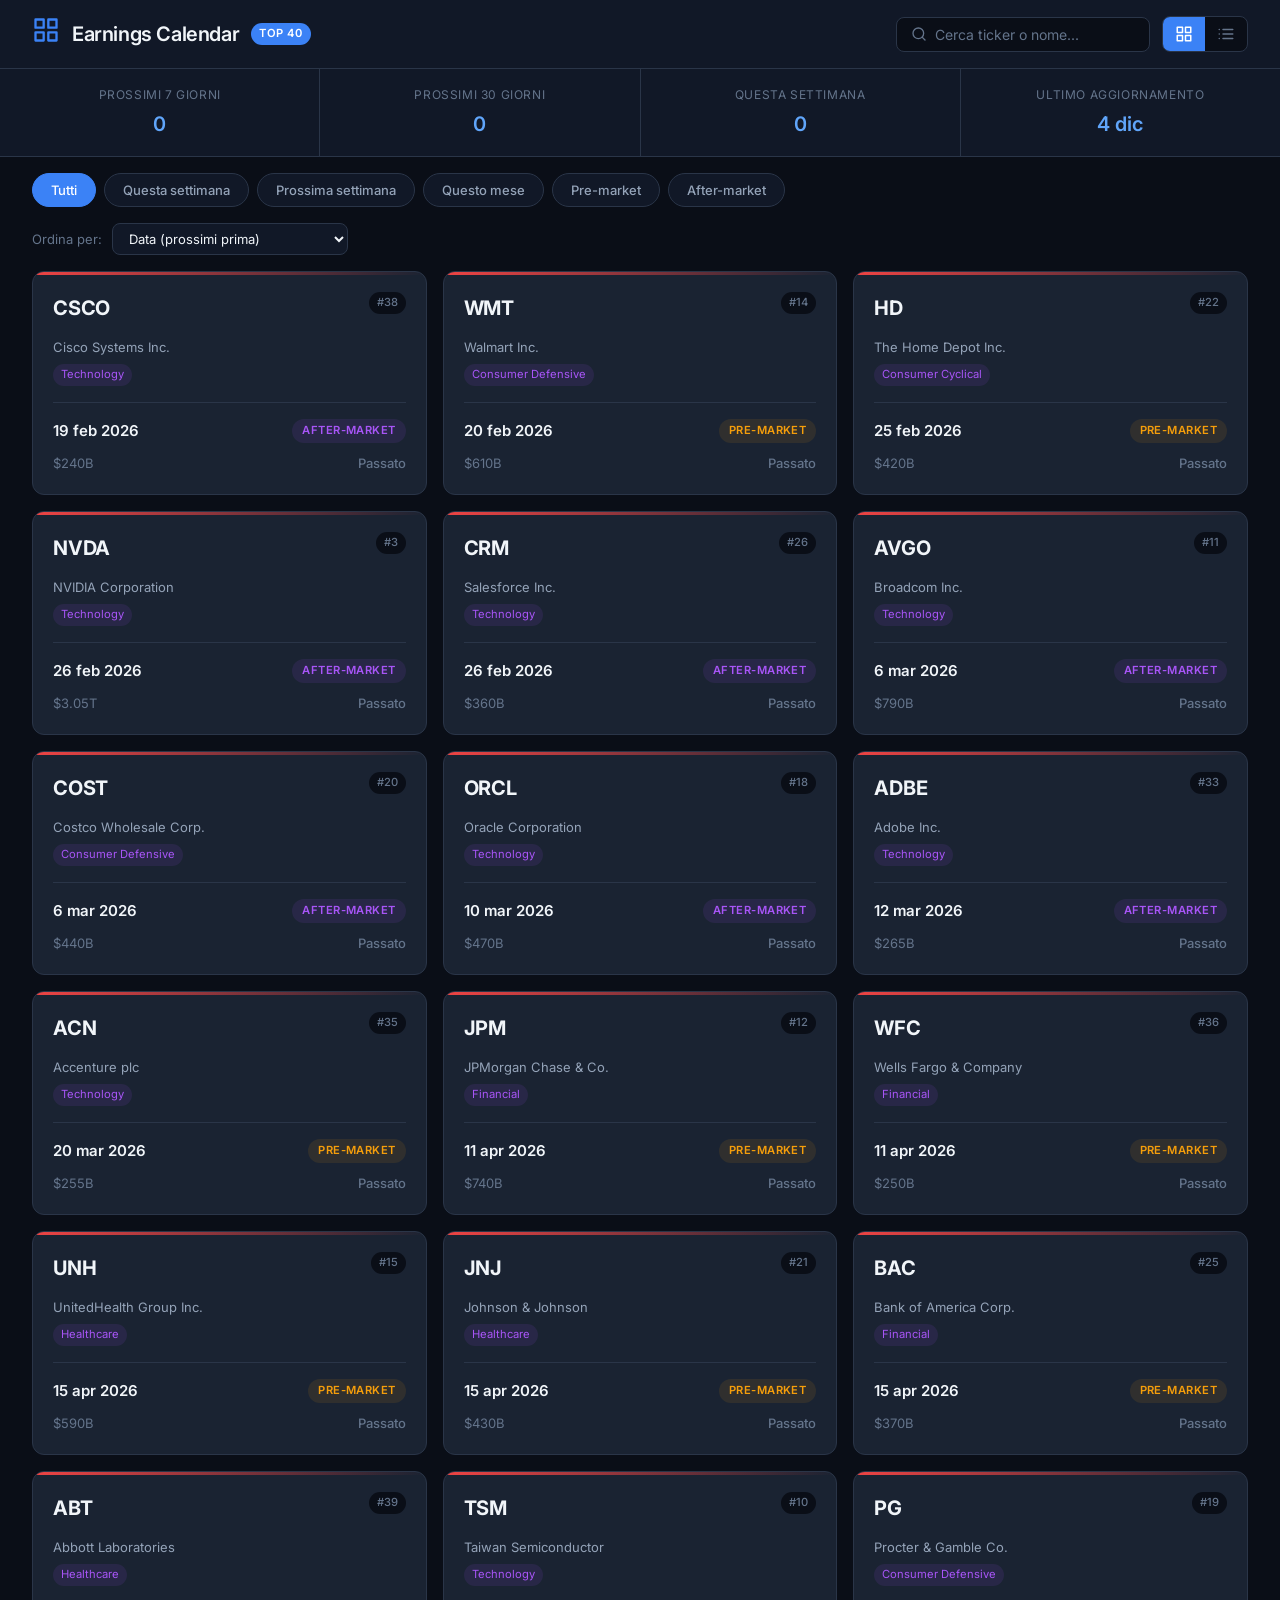
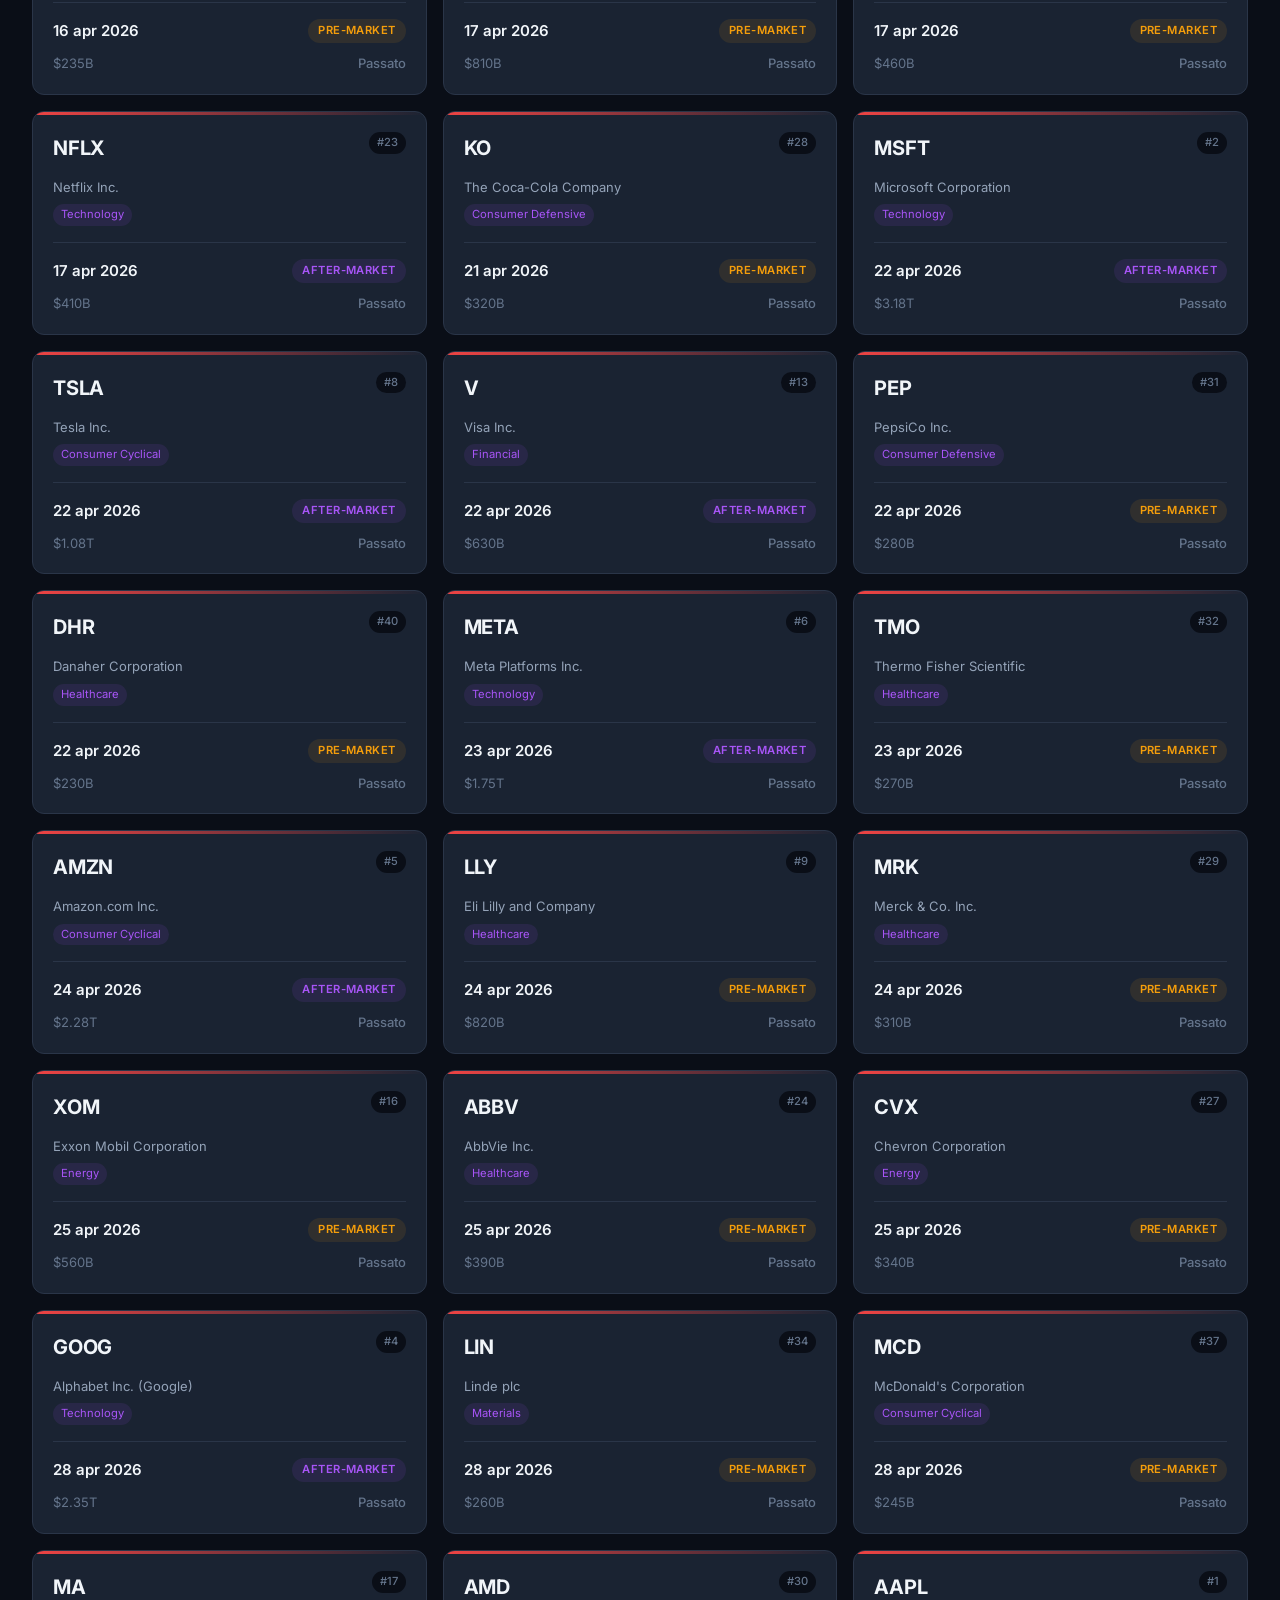
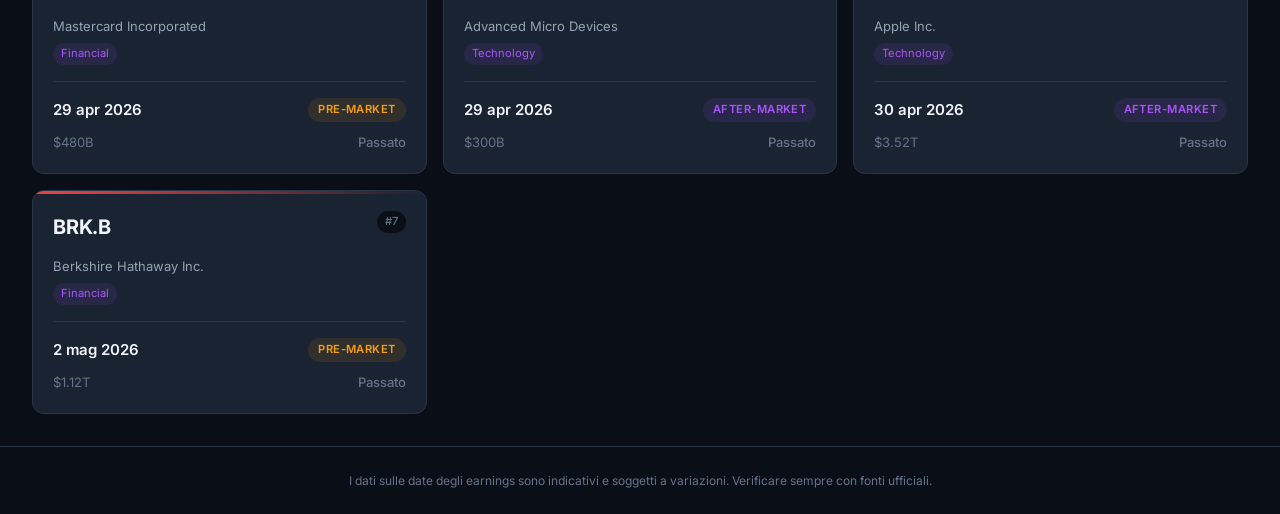
<file: earnings-tracker/index.html>
<!DOCTYPE html>
<html lang="it">
<head>
    <meta charset="UTF-8">
    <meta name="viewport" content="width=device-width, initial-scale=1.0">
    <title>Earnings Calendar - Top 40 Stocks</title>
    <link rel="preconnect" href="https://fonts.googleapis.com">
    <link rel="preconnect" href="https://fonts.gstatic.com" crossorigin>
    <link href="https://fonts.googleapis.com/css2?family=Inter:wght@300;400;500;600;700&display=swap" rel="stylesheet">
    <link rel="stylesheet" href="style.css">
</head>
<body>
    <div class="app">
        <!-- Header -->
        <header class="header">
            <div class="header-left">
                <div class="logo">
                    <svg width="28" height="28" viewBox="0 0 24 24" fill="none" stroke="currentColor" stroke-width="2" stroke-linecap="round" stroke-linejoin="round">
                        <rect x="3" y="3" width="7" height="7"></rect>
                        <rect x="14" y="3" width="7" height="7"></rect>
                        <rect x="3" y="14" width="7" height="7"></rect>
                        <rect x="14" y="14" width="7" height="7"></rect>
                    </svg>
                </div>
                <h1>Earnings Calendar</h1>
                <span class="badge">Top 40</span>
            </div>
            <div class="header-right">
                <div class="search-box">
                    <svg width="16" height="16" viewBox="0 0 24 24" fill="none" stroke="currentColor" stroke-width="2" stroke-linecap="round" stroke-linejoin="round">
                        <circle cx="11" cy="11" r="8"></circle>
                        <line x1="21" y1="21" x2="16.65" y2="16.65"></line>
                    </svg>
                    <input type="text" id="searchInput" placeholder="Cerca ticker o nome...">
                </div>
                <div class="view-toggle">
                    <button id="btnGrid" class="view-btn active" title="Vista griglia">
                        <svg width="18" height="18" viewBox="0 0 24 24" fill="none" stroke="currentColor" stroke-width="2" stroke-linecap="round" stroke-linejoin="round">
                            <rect x="3" y="3" width="7" height="7"></rect>
                            <rect x="14" y="3" width="7" height="7"></rect>
                            <rect x="3" y="14" width="7" height="7"></rect>
                            <rect x="14" y="14" width="7" height="7"></rect>
                        </svg>
                    </button>
                    <button id="btnList" class="view-btn" title="Vista lista">
                        <svg width="18" height="18" viewBox="0 0 24 24" fill="none" stroke="currentColor" stroke-width="2" stroke-linecap="round" stroke-linejoin="round">
                            <line x1="8" y1="6" x2="21" y2="6"></line>
                            <line x1="8" y1="12" x2="21" y2="12"></line>
                            <line x1="8" y1="18" x2="21" y2="18"></line>
                            <line x1="3" y1="6" x2="3.01" y2="6"></line>
                            <line x1="3" y1="12" x2="3.01" y2="12"></line>
                            <line x1="3" y1="18" x2="3.01" y2="18"></line>
                        </svg>
                    </button>
                </div>
            </div>
        </header>

        <!-- Stats bar -->
        <div class="stats-bar">
            <div class="stat">
                <span class="stat-label">Prossimi 7 giorni</span>
                <span class="stat-value" id="next7days">-</span>
            </div>
            <div class="stat">
                <span class="stat-label">Prossimi 30 giorni</span>
                <span class="stat-value" id="next30days">-</span>
            </div>
            <div class="stat">
                <span class="stat-label">Questa settimana</span>
                <span class="stat-value" id="thisWeek">-</span>
            </div>
            <div class="stat">
                <span class="stat-label">Ultimo aggiornamento</span>
                <span class="stat-value" id="lastUpdate">-</span>
            </div>
        </div>

        <!-- Filters -->
        <div class="filters">
            <button class="filter-btn active" data-filter="all">Tutti</button>
            <button class="filter-btn" data-filter="thisWeek">Questa settimana</button>
            <button class="filter-btn" data-filter="nextWeek">Prossima settimana</button>
            <button class="filter-btn" data-filter="thisMonth">Questo mese</button>
            <button class="filter-btn" data-filter="bmo">Pre-market</button>
            <button class="filter-btn" data-filter="amc">After-market</button>
        </div>

        <!-- Sort controls -->
        <div class="sort-controls">
            <span class="sort-label">Ordina per:</span>
            <select id="sortSelect">
                <option value="date-asc">Data (prossimi prima)</option>
                <option value="date-desc">Data (ultimi prima)</option>
                <option value="cap-desc">Cap. di mercato (decrescente)</option>
                <option value="cap-asc">Cap. di mercato (crescente)</option>
                <option value="name-asc">Nome (A-Z)</option>
            </select>
        </div>

        <!-- Loading state -->
        <div id="loading" class="loading">
            <div class="spinner"></div>
            <p>Caricamento dati earnings...</p>
        </div>

        <!-- Error state -->
        <div id="error" class="error-state" style="display:none">
            <svg width="48" height="48" viewBox="0 0 24 24" fill="none" stroke="currentColor" stroke-width="1.5" stroke-linecap="round" stroke-linejoin="round">
                <circle cx="12" cy="12" r="10"></circle>
                <line x1="12" y1="8" x2="12" y2="12"></line>
                <line x1="12" y1="16" x2="12.01" y2="16"></line>
            </svg>
            <p id="errorMsg">Errore nel caricamento dei dati</p>
            <button onclick="location.reload()" class="retry-btn">Riprova</button>
        </div>

        <!-- Grid view -->
        <div id="gridView" class="grid-view" style="display:none"></div>

        <!-- List view -->
        <div id="listView" class="list-view" style="display:none">
            <table>
                <thead>
                    <tr>
                        <th>#</th>
                        <th>Ticker</th>
                        <th>Azienda</th>
                        <th>Settore</th>
                        <th>Cap. Mercato</th>
                        <th>Data Earnings</th>
                        <th>Orario</th>
                        <th>Countdown</th>
                    </tr>
                </thead>
                <tbody id="listBody"></tbody>
            </table>
        </div>
    </div>

    <footer class="footer">
        <p>I dati sulle date degli earnings sono indicativi e soggetti a variazioni. Verificare sempre con fonti ufficiali.</p>
    </footer>

    <script src="app.js"></script>
</body>
</html>
</file>
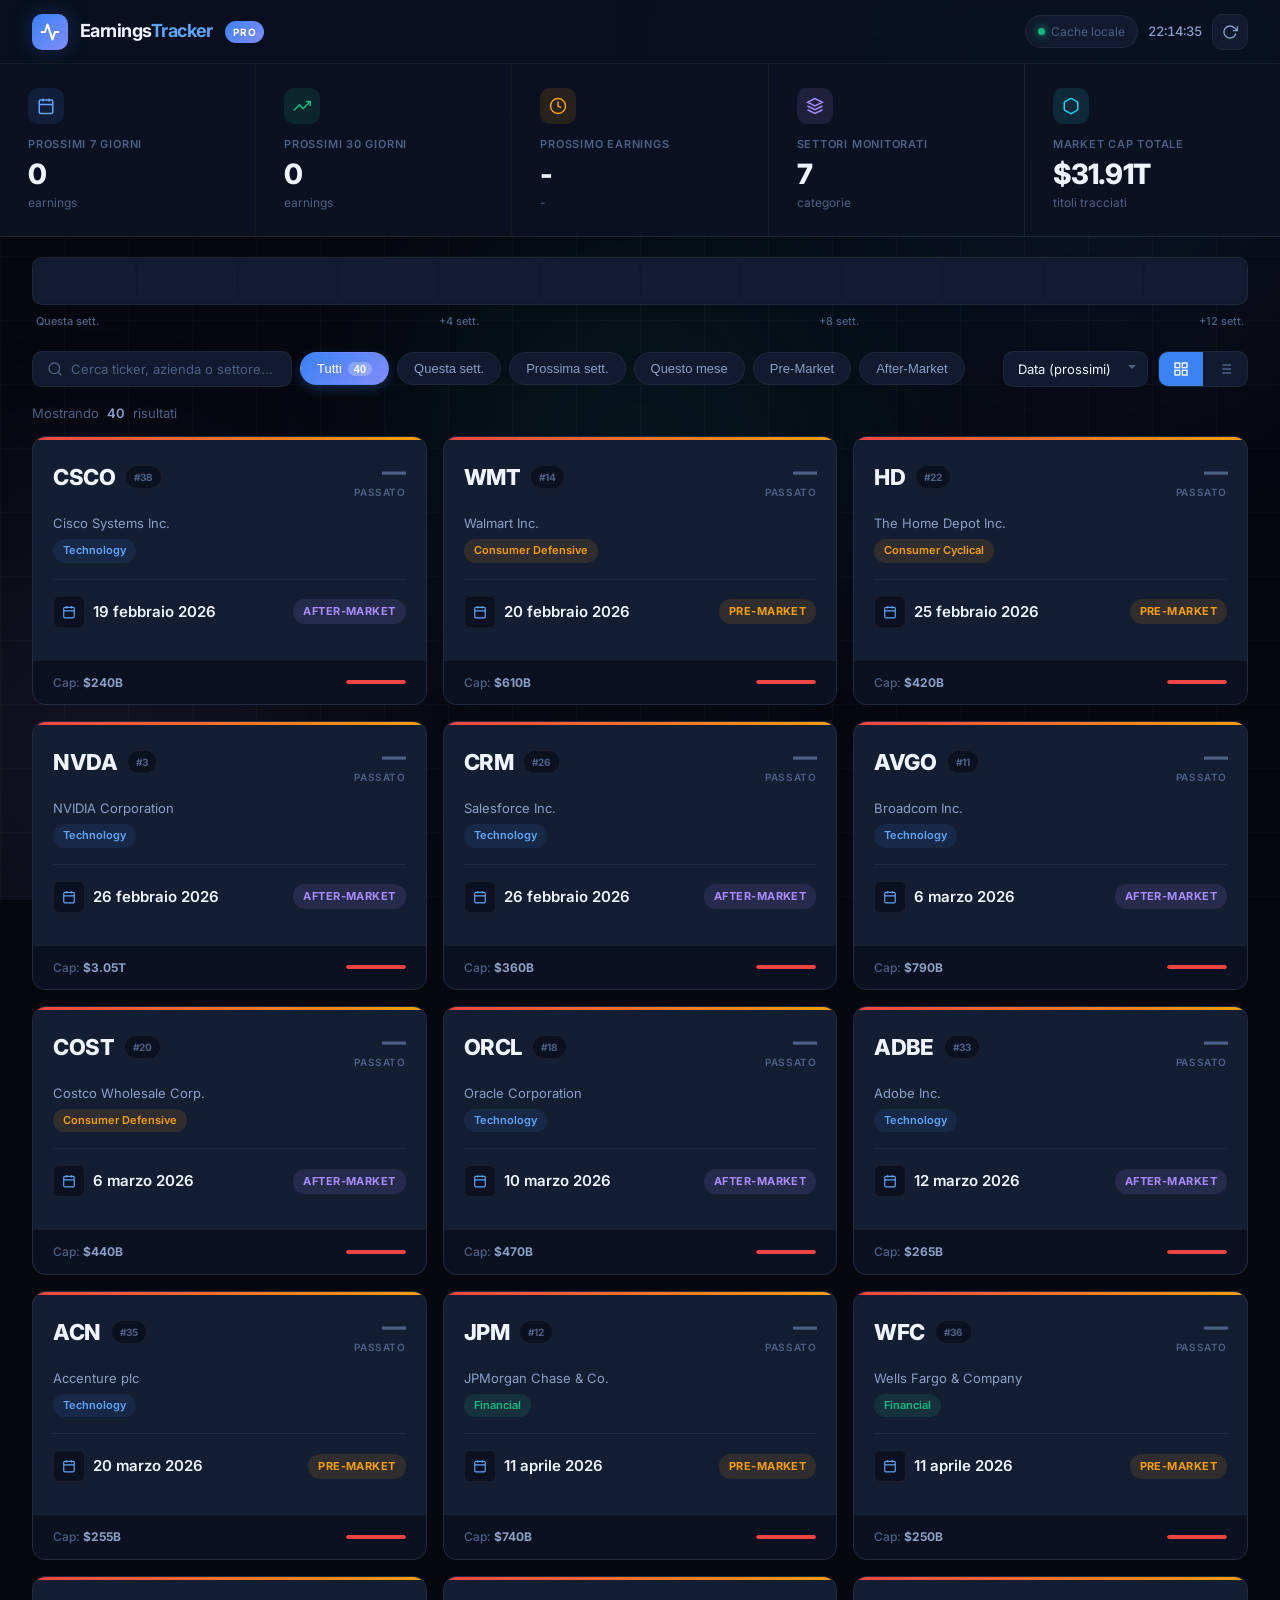
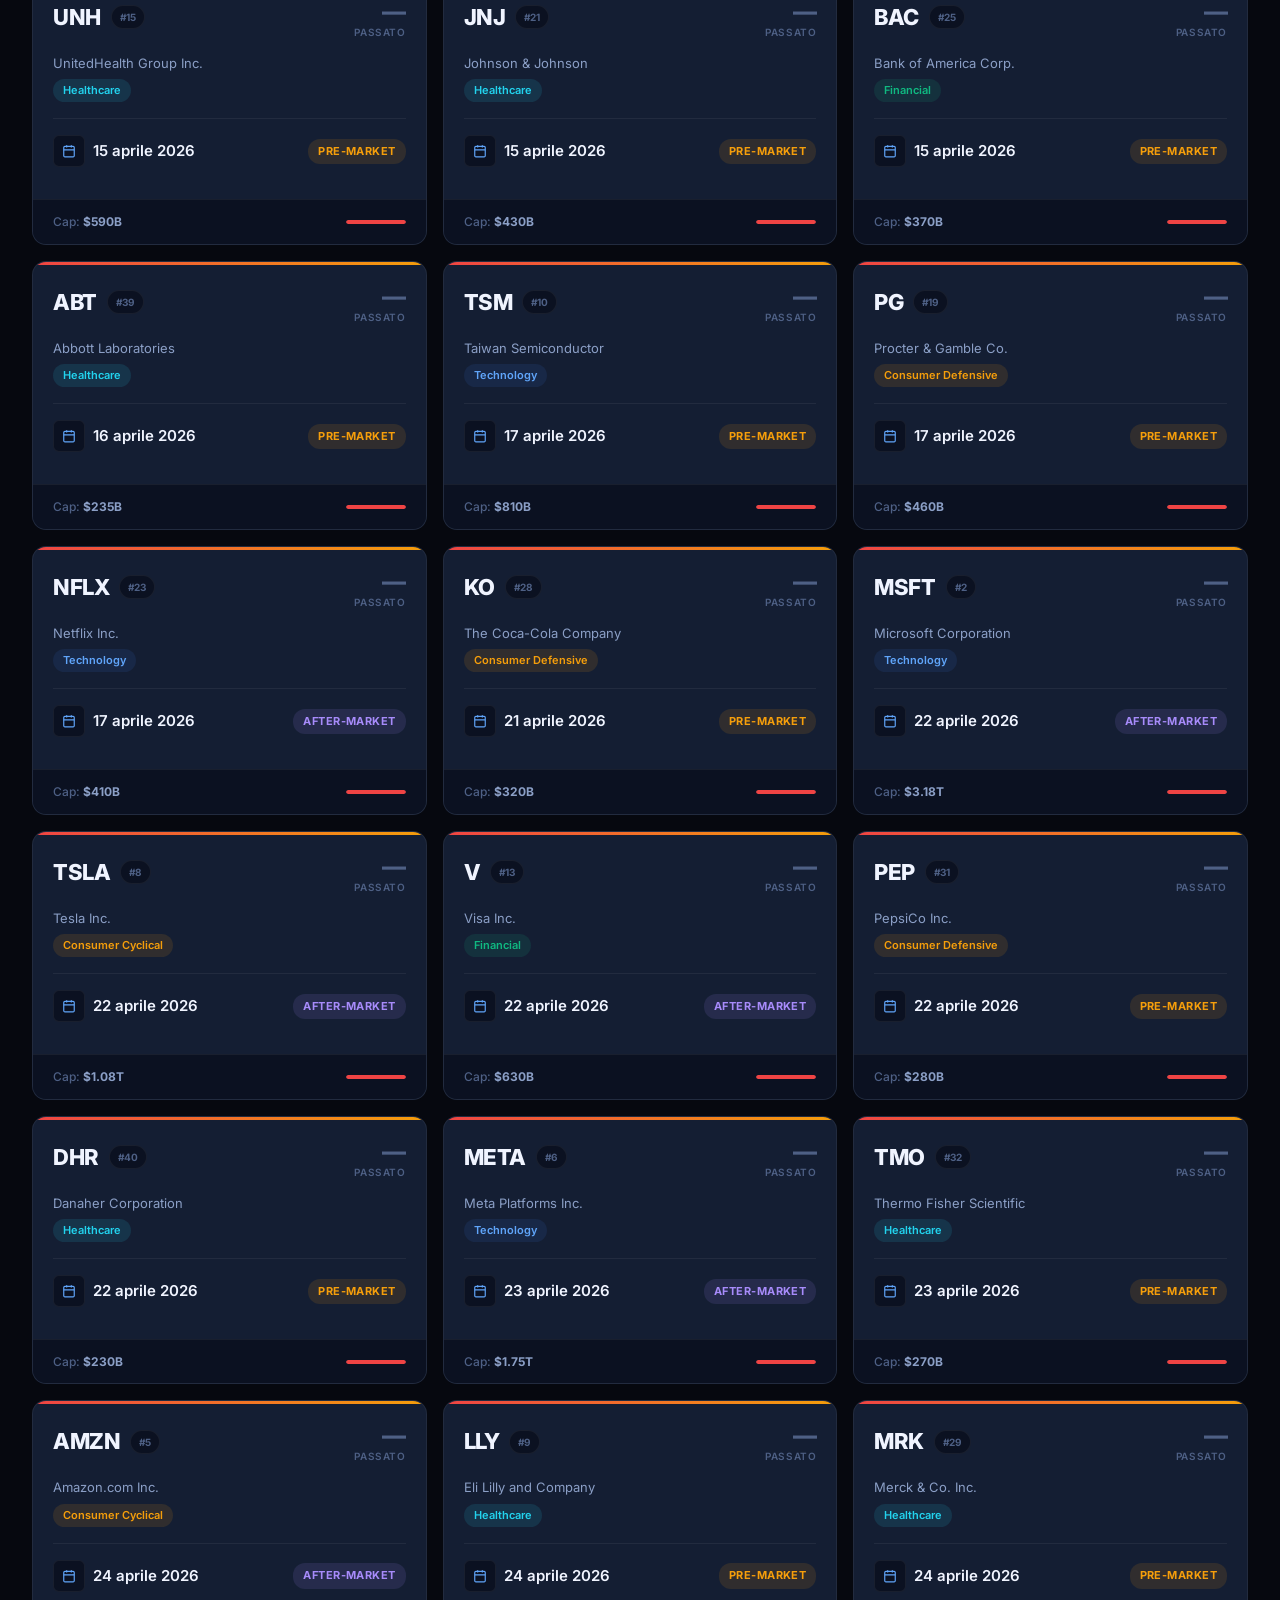
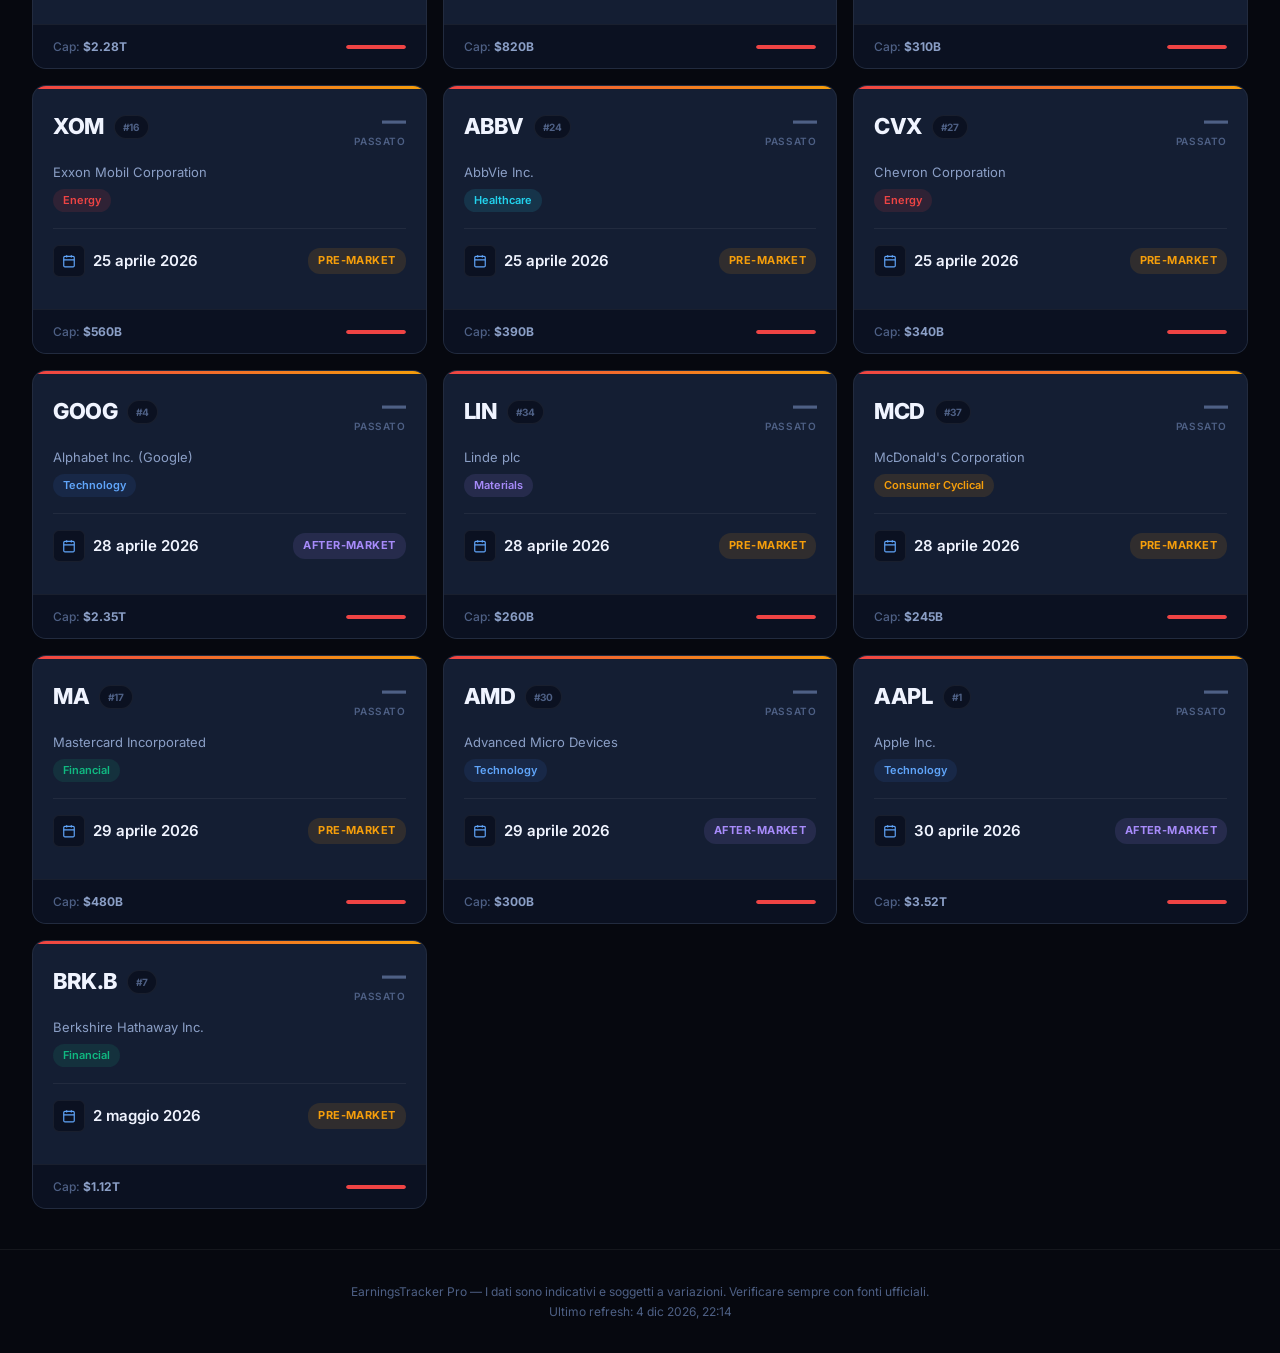
<file: earnings.html>
<!DOCTYPE html>
<html lang="it">
<head>
    <meta charset="UTF-8">
    <meta name="viewport" content="width=device-width, initial-scale=1.0">
    <title>Earnings Tracker Pro</title>
    <link rel="preconnect" href="https://fonts.googleapis.com">
    <link rel="preconnect" href="https://fonts.gstatic.com" crossorigin>
    <link href="https://fonts.googleapis.com/css2?family=Inter:wght@300;400;500;600;700;800;900&display=swap" rel="stylesheet">
    <style>
/* ========== Reset & Variables ========== */
*, *::before, *::after { margin: 0; padding: 0; box-sizing: border-box; }

:root {
    --bg-base: #06080f;
    --bg-primary: #0b1121;
    --bg-secondary: #111a2e;
    --bg-card: #141e33;
    --bg-card-hover: #1a2744;
    --bg-glass: rgba(20, 30, 51, 0.7);
    --border: rgba(255,255,255,0.06);
    --border-active: rgba(59,130,246,0.5);
    --text-primary: #f0f4ff;
    --text-secondary: #8b9fc6;
    --text-muted: #4e6085;
    --accent: #3b82f6;
    --accent-glow: rgba(59,130,246,0.25);
    --accent-light: #60a5fa;
    --accent-2: #818cf8;
    --green: #10b981;
    --green-soft: rgba(16,185,129,0.12);
    --orange: #f59e0b;
    --orange-soft: rgba(245,158,11,0.12);
    --red: #ef4444;
    --red-soft: rgba(239,68,68,0.12);
    --purple: #a78bfa;
    --purple-soft: rgba(167,139,250,0.12);
    --cyan: #22d3ee;
    --cyan-soft: rgba(34,211,238,0.12);
    --radius-xs: 6px;
    --radius-sm: 10px;
    --radius: 14px;
    --radius-lg: 20px;
    --shadow-sm: 0 2px 8px rgba(0,0,0,0.3);
    --shadow: 0 8px 32px rgba(0,0,0,0.4);
    --shadow-lg: 0 16px 48px rgba(0,0,0,0.5);
    --transition: 0.25s cubic-bezier(0.4, 0, 0.2, 1);
}

html { scroll-behavior: smooth; }

body {
    font-family: 'Inter', -apple-system, BlinkMacSystemFont, system-ui, sans-serif;
    background: var(--bg-base);
    color: var(--text-primary);
    line-height: 1.6;
    min-height: 100vh;
    overflow-x: hidden;
}

/* ========== Background Effects ========== */
.bg-effects {
    position: fixed; inset: 0; z-index: 0; pointer-events: none; overflow: hidden;
}
.bg-orb {
    position: absolute; border-radius: 50%; filter: blur(120px); opacity: 0.08;
}
.bg-orb-1 { width: 600px; height: 600px; background: var(--accent); top: -200px; right: -100px; }
.bg-orb-2 { width: 500px; height: 500px; background: var(--purple); bottom: -100px; left: -150px; }
.bg-orb-3 { width: 400px; height: 400px; background: var(--cyan); top: 50%; left: 50%; transform: translate(-50%, -50%); }
.bg-grid {
    position: absolute; inset: 0;
    background-image:
        linear-gradient(rgba(255,255,255,0.02) 1px, transparent 1px),
        linear-gradient(90deg, rgba(255,255,255,0.02) 1px, transparent 1px);
    background-size: 64px 64px;
}

/* ========== Layout ========== */
.app { position: relative; z-index: 1; }

/* ========== Navbar ========== */
.navbar {
    position: sticky; top: 0; z-index: 100;
    display: flex; align-items: center; justify-content: space-between;
    padding: 0 32px; height: 64px;
    background: rgba(11,17,33,0.85);
    backdrop-filter: blur(20px) saturate(1.5);
    border-bottom: 1px solid var(--border);
}
.nav-brand {
    display: flex; align-items: center; gap: 12px;
}
.nav-logo {
    width: 36px; height: 36px;
    background: linear-gradient(135deg, var(--accent), var(--accent-2));
    border-radius: var(--radius-sm);
    display: flex; align-items: center; justify-content: center;
    box-shadow: 0 0 20px var(--accent-glow);
}
.nav-logo svg { color: white; }
.nav-title { font-size: 1.125rem; font-weight: 700; letter-spacing: -0.03em; }
.nav-title span { color: var(--accent-light); }
.nav-badge {
    font-size: 0.625rem; font-weight: 700;
    background: linear-gradient(135deg, var(--accent), var(--accent-2));
    color: white; padding: 3px 8px; border-radius: 20px;
    text-transform: uppercase; letter-spacing: 0.08em;
}
.nav-actions { display: flex; align-items: center; gap: 10px; }
.nav-status {
    display: flex; align-items: center; gap: 6px;
    font-size: 0.75rem; color: var(--text-muted);
    padding: 6px 12px;
    background: var(--bg-secondary); border: 1px solid var(--border);
    border-radius: 20px;
}
.status-dot {
    width: 7px; height: 7px; border-radius: 50%;
    background: var(--green);
    box-shadow: 0 0 8px var(--green);
    animation: pulse-dot 2s ease-in-out infinite;
}
@keyframes pulse-dot {
    0%, 100% { opacity: 1; } 50% { opacity: 0.4; }
}
.nav-time { font-size: 0.8125rem; color: var(--text-secondary); font-weight: 500; font-variant-numeric: tabular-nums; }
.btn-refresh {
    width: 36px; height: 36px;
    background: var(--bg-secondary); border: 1px solid var(--border);
    border-radius: var(--radius-sm);
    color: var(--text-secondary); cursor: pointer;
    display: flex; align-items: center; justify-content: center;
    transition: var(--transition);
}
.btn-refresh:hover { border-color: var(--accent); color: var(--accent-light); background: var(--bg-card); }
.btn-refresh.spinning svg { animation: spin 0.8s linear infinite; }
@keyframes spin { to { transform: rotate(360deg); } }

/* ========== Hero Stats ========== */
.hero-stats {
    display: grid; grid-template-columns: repeat(5, 1fr);
    gap: 1px; background: var(--border);
    border-bottom: 1px solid var(--border);
}
.hero-stat {
    background: var(--bg-primary);
    padding: 24px 28px;
    position: relative; overflow: hidden;
    transition: var(--transition);
}
.hero-stat:hover { background: var(--bg-secondary); }
.hero-stat-icon {
    width: 36px; height: 36px;
    border-radius: var(--radius-sm);
    display: flex; align-items: center; justify-content: center;
    margin-bottom: 12px;
}
.hero-stat-icon.blue { background: rgba(59,130,246,0.12); color: var(--accent-light); }
.hero-stat-icon.green { background: var(--green-soft); color: var(--green); }
.hero-stat-icon.orange { background: var(--orange-soft); color: var(--orange); }
.hero-stat-icon.purple { background: var(--purple-soft); color: var(--purple); }
.hero-stat-icon.cyan { background: var(--cyan-soft); color: var(--cyan); }
.hero-stat-label { font-size: 0.6875rem; color: var(--text-muted); text-transform: uppercase; letter-spacing: 0.07em; font-weight: 600; margin-bottom: 4px; }
.hero-stat-value { font-size: 1.75rem; font-weight: 800; letter-spacing: -0.03em; line-height: 1.2; }
.hero-stat-sub { font-size: 0.75rem; color: var(--text-muted); margin-top: 2px; }

/* ========== Timeline ========== */
.timeline-section {
    padding: 20px 32px 0;
}
.timeline-track {
    position: relative;
    display: flex; gap: 3px;
    height: 48px;
    background: var(--bg-secondary);
    border-radius: var(--radius-sm);
    border: 1px solid var(--border);
    overflow: hidden;
    padding: 4px;
}
.timeline-bar {
    flex: 1;
    border-radius: var(--radius-xs);
    position: relative;
    cursor: pointer;
    transition: var(--transition);
    min-width: 8px;
    display: flex; align-items: center; justify-content: center;
}
.timeline-bar:hover { transform: scaleY(1.1); filter: brightness(1.3); }
.timeline-bar-count {
    font-size: 0.625rem; font-weight: 700; color: white;
    opacity: 0; transition: var(--transition);
}
.timeline-bar:hover .timeline-bar-count { opacity: 1; }
.timeline-labels {
    display: flex; justify-content: space-between;
    padding: 8px 4px 0;
}
.timeline-label { font-size: 0.6875rem; color: var(--text-muted); font-weight: 500; }

/* ========== Toolbar ========== */
.toolbar {
    display: flex; align-items: center; justify-content: space-between;
    padding: 20px 32px 16px;
    gap: 16px; flex-wrap: wrap;
}
.toolbar-left { display: flex; align-items: center; gap: 8px; flex-wrap: wrap; }
.toolbar-right { display: flex; align-items: center; gap: 10px; }

.search-input {
    display: flex; align-items: center; gap: 8px;
    background: var(--bg-secondary);
    border: 1px solid var(--border);
    border-radius: var(--radius-sm);
    padding: 9px 14px;
    transition: var(--transition);
    min-width: 260px;
}
.search-input:focus-within { border-color: var(--accent); box-shadow: 0 0 0 3px var(--accent-glow); }
.search-input svg { color: var(--text-muted); flex-shrink: 0; }
.search-input input {
    background: none; border: none; outline: none;
    color: var(--text-primary); font-size: 0.8125rem;
    width: 100%; font-family: inherit;
}
.search-input input::placeholder { color: var(--text-muted); }

.chip {
    display: inline-flex; align-items: center; gap: 6px;
    padding: 8px 16px; border-radius: 20px;
    font-size: 0.8125rem; font-weight: 500;
    background: var(--bg-secondary);
    border: 1px solid var(--border);
    color: var(--text-secondary);
    cursor: pointer; transition: var(--transition);
    white-space: nowrap; user-select: none;
}
.chip:hover { border-color: var(--text-muted); color: var(--text-primary); }
.chip.active {
    background: linear-gradient(135deg, var(--accent), var(--accent-2));
    border-color: transparent; color: white;
    box-shadow: 0 4px 12px var(--accent-glow);
}
.chip .chip-count {
    font-size: 0.6875rem; font-weight: 700;
    background: rgba(255,255,255,0.2); padding: 1px 6px; border-radius: 10px;
}
.chip.active .chip-count { background: rgba(255,255,255,0.25); }

.select-wrap {
    position: relative;
}
.select-wrap select {
    appearance: none;
    background: var(--bg-secondary);
    border: 1px solid var(--border);
    color: var(--text-primary);
    padding: 9px 36px 9px 14px;
    border-radius: var(--radius-sm);
    font-family: inherit; font-size: 0.8125rem;
    cursor: pointer; outline: none;
    transition: var(--transition);
}
.select-wrap select:focus { border-color: var(--accent); }
.select-wrap::after {
    content: ''; position: absolute; right: 12px; top: 50%;
    transform: translateY(-50%);
    border: 4px solid transparent; border-top-color: var(--text-muted);
    pointer-events: none;
}
.select-wrap select option { background: var(--bg-secondary); }

.view-toggle {
    display: flex; background: var(--bg-secondary);
    border: 1px solid var(--border);
    border-radius: var(--radius-sm);
    overflow: hidden;
}
.view-btn {
    background: none; border: none;
    padding: 9px 14px;
    color: var(--text-muted); cursor: pointer;
    transition: var(--transition);
    display: flex; align-items: center;
}
.view-btn.active {
    background: var(--accent); color: white;
}
.view-btn:hover:not(.active) { color: var(--text-primary); background: var(--bg-card); }

/* ========== Results Info ========== */
.results-info {
    padding: 0 32px 12px;
    font-size: 0.8125rem; color: var(--text-muted);
    display: flex; align-items: center; gap: 8px;
}
.results-count { font-weight: 600; color: var(--text-secondary); }

/* ========== Grid View ========== */
.grid-view {
    display: grid;
    grid-template-columns: repeat(auto-fill, minmax(320px, 1fr));
    gap: 16px;
    padding: 0 32px 40px;
}

.card {
    background: var(--bg-card);
    border: 1px solid var(--border);
    border-radius: var(--radius);
    padding: 0;
    transition: var(--transition);
    position: relative;
    overflow: hidden;
    cursor: default;
}
.card:hover {
    border-color: var(--border-active);
    transform: translateY(-3px);
    box-shadow: var(--shadow), 0 0 0 1px var(--border-active);
}
.card-accent {
    height: 3px;
    background: linear-gradient(90deg, var(--accent), var(--accent-2));
}
.card.urgency-soon .card-accent { background: linear-gradient(90deg, var(--red), var(--orange)); }
.card.urgency-near .card-accent { background: linear-gradient(90deg, var(--orange), var(--accent)); }
.card.urgency-far .card-accent { background: linear-gradient(90deg, var(--green), var(--cyan)); }

.card-body { padding: 20px; }
.card-top {
    display: flex; justify-content: space-between; align-items: flex-start;
    margin-bottom: 14px;
}
.card-ticker-wrap { display: flex; align-items: center; gap: 10px; }
.card-ticker {
    font-size: 1.375rem; font-weight: 800; letter-spacing: -0.02em;
    color: var(--text-primary);
}
.card-rank {
    font-size: 0.625rem; font-weight: 700;
    color: var(--text-muted);
    background: var(--bg-primary);
    padding: 3px 8px; border-radius: 12px;
    border: 1px solid var(--border);
}
.card-countdown-box {
    text-align: right;
}
.card-countdown-num {
    font-size: 1.5rem; font-weight: 800; line-height: 1;
    letter-spacing: -0.03em;
}
.card-countdown-label {
    font-size: 0.625rem; color: var(--text-muted);
    text-transform: uppercase; letter-spacing: 0.06em; font-weight: 600;
}

.card-name { font-size: 0.8125rem; color: var(--text-secondary); margin-bottom: 4px; line-height: 1.4; }
.card-sector {
    display: inline-flex; align-items: center; gap: 4px;
    font-size: 0.6875rem; font-weight: 600;
    padding: 3px 10px; border-radius: 12px;
    margin-bottom: 16px;
}
.sector-Technology { color: var(--accent-light); background: rgba(59,130,246,0.1); }
.sector-Financial { color: var(--green); background: var(--green-soft); }
.sector-Healthcare { color: var(--cyan); background: var(--cyan-soft); }
.sector-Consumer-Cyclical, .sector-Consumer-Defensive { color: var(--orange); background: var(--orange-soft); }
.sector-Energy { color: var(--red); background: var(--red-soft); }
.sector-Materials { color: var(--purple); background: var(--purple-soft); }

.card-divider { height: 1px; background: var(--border); margin-bottom: 16px; }

.card-earnings-row {
    display: flex; justify-content: space-between; align-items: center;
    margin-bottom: 12px;
}
.card-date { display: flex; align-items: center; gap: 8px; }
.card-date-icon {
    width: 32px; height: 32px;
    background: var(--bg-primary); border: 1px solid var(--border);
    border-radius: var(--radius-xs);
    display: flex; align-items: center; justify-content: center;
    color: var(--accent-light);
}
.card-date-text { font-size: 0.9375rem; font-weight: 600; }
.card-timing {
    font-size: 0.6875rem; font-weight: 700;
    padding: 4px 10px; border-radius: 12px;
    text-transform: uppercase; letter-spacing: 0.04em;
}
.timing-bmo { color: var(--orange); background: var(--orange-soft); }
.timing-amc { color: var(--purple); background: var(--purple-soft); }
.timing-unknown { color: var(--text-muted); background: var(--bg-primary); }

.card-footer {
    display: flex; justify-content: space-between; align-items: center;
    padding: 12px 20px;
    background: var(--bg-primary);
    border-top: 1px solid var(--border);
}
.card-mcap {
    font-size: 0.75rem; color: var(--text-muted); font-weight: 500;
}
.card-mcap strong { color: var(--text-secondary); font-weight: 700; }
.card-progress {
    width: 60px; height: 4px;
    background: var(--bg-card);
    border-radius: 2px; overflow: hidden;
}
.card-progress-bar {
    height: 100%; border-radius: 2px;
    transition: width 0.6s ease;
}

/* ========== List View ========== */
.list-view { padding: 0 32px 40px; }
.list-table {
    width: 100%; border-collapse: separate; border-spacing: 0;
    background: var(--bg-card);
    border: 1px solid var(--border);
    border-radius: var(--radius);
    overflow: hidden;
}
.list-table thead th {
    text-align: left; padding: 14px 18px;
    font-size: 0.6875rem; font-weight: 700;
    color: var(--text-muted);
    text-transform: uppercase; letter-spacing: 0.07em;
    background: var(--bg-secondary);
    border-bottom: 1px solid var(--border);
    position: sticky; top: 64px; z-index: 10;
    cursor: pointer; user-select: none;
    transition: var(--transition);
}
.list-table thead th:hover { color: var(--text-secondary); }
.list-table tbody tr {
    transition: var(--transition);
    border-bottom: 1px solid var(--border);
}
.list-table tbody tr:last-child { border-bottom: none; }
.list-table tbody tr:hover { background: var(--bg-card-hover); }
.list-table tbody td { padding: 14px 18px; font-size: 0.875rem; }

.td-ticker { font-weight: 800; color: var(--accent-light); letter-spacing: -0.01em; }
.td-name { color: var(--text-secondary); max-width: 200px; }
.td-sector span {
    font-size: 0.75rem; font-weight: 600;
    padding: 3px 10px; border-radius: 12px;
}
.td-date { font-weight: 600; }
.td-timing span {
    font-size: 0.6875rem; font-weight: 700;
    padding: 4px 10px; border-radius: 12px;
    text-transform: uppercase;
}
.td-countdown span {
    font-weight: 700;
}
.td-mcap { color: var(--text-secondary); font-variant-numeric: tabular-nums; }

/* Countdown colors */
.c-soon { color: var(--red); }
.c-near { color: var(--orange); }
.c-far { color: var(--green); }
.c-passed { color: var(--text-muted); }

/* ========== Loading ========== */
.loading-screen {
    display: flex; flex-direction: column;
    align-items: center; justify-content: center;
    padding: 100px 20px; gap: 20px;
}
.loading-spinner {
    width: 44px; height: 44px;
    border: 3px solid var(--border);
    border-top-color: var(--accent);
    border-radius: 50%;
    animation: spin 0.7s linear infinite;
}
.loading-text { color: var(--text-muted); font-size: 0.875rem; }
.loading-sub { color: var(--text-muted); font-size: 0.75rem; opacity: 0.6; }

/* ========== Empty State ========== */
.empty-state {
    text-align: center; padding: 80px 20px;
    grid-column: 1 / -1;
}
.empty-state svg { color: var(--text-muted); margin-bottom: 16px; opacity: 0.4; }
.empty-state p { color: var(--text-muted); font-size: 0.875rem; }

/* ========== Error State ========== */
.error-state {
    display: flex; flex-direction: column;
    align-items: center; justify-content: center;
    padding: 80px 20px; gap: 16px;
}
.error-state svg { color: var(--red); opacity: 0.6; }
.error-state p { color: var(--text-muted); }
.btn-retry {
    background: var(--accent); border: none; color: white;
    padding: 10px 28px; border-radius: var(--radius-sm);
    font-family: inherit; font-size: 0.875rem; font-weight: 600;
    cursor: pointer; transition: var(--transition);
}
.btn-retry:hover { filter: brightness(1.1); box-shadow: 0 4px 16px var(--accent-glow); }

/* ========== Footer ========== */
.footer {
    text-align: center; padding: 32px;
    border-top: 1px solid var(--border);
    color: var(--text-muted); font-size: 0.75rem;
}
.footer a { color: var(--accent-light); text-decoration: none; }
.footer a:hover { text-decoration: underline; }

/* ========== Animations ========== */
@keyframes fadeUp {
    from { opacity: 0; transform: translateY(12px); }
    to { opacity: 1; transform: translateY(0); }
}
.card { animation: fadeUp 0.4s ease both; }
.grid-view .card:nth-child(1) { animation-delay: 0s; }
.grid-view .card:nth-child(2) { animation-delay: 0.04s; }
.grid-view .card:nth-child(3) { animation-delay: 0.08s; }
.grid-view .card:nth-child(4) { animation-delay: 0.12s; }
.grid-view .card:nth-child(5) { animation-delay: 0.16s; }
.grid-view .card:nth-child(6) { animation-delay: 0.20s; }
.grid-view .card:nth-child(7) { animation-delay: 0.24s; }
.grid-view .card:nth-child(8) { animation-delay: 0.28s; }
.grid-view .card:nth-child(n+9) { animation-delay: 0.32s; }

.list-table tbody tr { animation: fadeUp 0.3s ease both; }
.list-table tbody tr:nth-child(1) { animation-delay: 0s; }
.list-table tbody tr:nth-child(2) { animation-delay: 0.02s; }
.list-table tbody tr:nth-child(3) { animation-delay: 0.04s; }
.list-table tbody tr:nth-child(4) { animation-delay: 0.06s; }
.list-table tbody tr:nth-child(n+5) { animation-delay: 0.08s; }

/* ========== Scrollbar ========== */
::-webkit-scrollbar { width: 6px; height: 6px; }
::-webkit-scrollbar-track { background: var(--bg-base); }
::-webkit-scrollbar-thumb { background: var(--border); border-radius: 3px; }
::-webkit-scrollbar-thumb:hover { background: var(--text-muted); }

/* ========== Responsive ========== */
@media (max-width: 1024px) {
    .hero-stats { grid-template-columns: repeat(3, 1fr); }
    .hero-stats .hero-stat:nth-child(4),
    .hero-stats .hero-stat:nth-child(5) { grid-column: span 1; }
}
@media (max-width: 768px) {
    .navbar { padding: 0 16px; height: 56px; }
    .nav-badge, .nav-status { display: none; }
    .hero-stats { grid-template-columns: repeat(2, 1fr); }
    .hero-stats .hero-stat:last-child { grid-column: 1 / -1; }
    .timeline-section { padding: 16px; }
    .toolbar { padding: 16px; }
    .search-input { min-width: 100%; order: -1; }
    .grid-view { grid-template-columns: 1fr; padding: 0 16px 32px; }
    .list-view { padding: 0 16px 32px; overflow-x: auto; }
    .list-table { min-width: 800px; }
    .results-info { padding: 0 16px 8px; }
}
@media (max-width: 480px) {
    .hero-stat { padding: 16px; }
    .hero-stat-value { font-size: 1.375rem; }
    .nav-title { font-size: 0.9375rem; }
}
    </style>
</head>
<body>

<div class="bg-effects">
    <div class="bg-orb bg-orb-1"></div>
    <div class="bg-orb bg-orb-2"></div>
    <div class="bg-orb bg-orb-3"></div>
    <div class="bg-grid"></div>
</div>

<div class="app">
    <!-- Navbar -->
    <nav class="navbar">
        <div class="nav-brand">
            <div class="nav-logo">
                <svg width="20" height="20" viewBox="0 0 24 24" fill="none" stroke="currentColor" stroke-width="2.5" stroke-linecap="round" stroke-linejoin="round">
                    <polyline points="22 12 18 12 15 21 9 3 6 12 2 12"></polyline>
                </svg>
            </div>
            <div class="nav-title">Earnings<span>Tracker</span></div>
            <span class="nav-badge">Pro</span>
        </div>
        <div class="nav-actions">
            <div class="nav-status">
                <span class="status-dot"></span>
                <span id="dataSource">Dati live</span>
            </div>
            <span class="nav-time" id="navTime"></span>
            <button class="btn-refresh" id="btnRefresh" title="Aggiorna dati">
                <svg width="16" height="16" viewBox="0 0 24 24" fill="none" stroke="currentColor" stroke-width="2" stroke-linecap="round" stroke-linejoin="round">
                    <polyline points="23 4 23 10 17 10"></polyline>
                    <path d="M20.49 15a9 9 0 1 1-2.12-9.36L23 10"></path>
                </svg>
            </button>
        </div>
    </nav>

    <!-- Hero Stats -->
    <div class="hero-stats">
        <div class="hero-stat">
            <div class="hero-stat-icon blue">
                <svg width="18" height="18" viewBox="0 0 24 24" fill="none" stroke="currentColor" stroke-width="2"><rect x="3" y="4" width="18" height="18" rx="2" ry="2"></rect><line x1="16" y1="2" x2="16" y2="6"></line><line x1="8" y1="2" x2="8" y2="6"></line><line x1="3" y1="10" x2="21" y2="10"></line></svg>
            </div>
            <div class="hero-stat-label">Prossimi 7 giorni</div>
            <div class="hero-stat-value" id="stat7d">-</div>
            <div class="hero-stat-sub" id="stat7dSub">earnings</div>
        </div>
        <div class="hero-stat">
            <div class="hero-stat-icon green">
                <svg width="18" height="18" viewBox="0 0 24 24" fill="none" stroke="currentColor" stroke-width="2"><polyline points="23 6 13.5 15.5 8.5 10.5 1 18"></polyline><polyline points="17 6 23 6 23 12"></polyline></svg>
            </div>
            <div class="hero-stat-label">Prossimi 30 giorni</div>
            <div class="hero-stat-value" id="stat30d">-</div>
            <div class="hero-stat-sub" id="stat30dSub">earnings</div>
        </div>
        <div class="hero-stat">
            <div class="hero-stat-icon orange">
                <svg width="18" height="18" viewBox="0 0 24 24" fill="none" stroke="currentColor" stroke-width="2"><circle cx="12" cy="12" r="10"></circle><polyline points="12 6 12 12 16 14"></polyline></svg>
            </div>
            <div class="hero-stat-label">Prossimo earnings</div>
            <div class="hero-stat-value" id="statNext">-</div>
            <div class="hero-stat-sub" id="statNextSub">-</div>
        </div>
        <div class="hero-stat">
            <div class="hero-stat-icon purple">
                <svg width="18" height="18" viewBox="0 0 24 24" fill="none" stroke="currentColor" stroke-width="2"><path d="M12 2L2 7l10 5 10-5-10-5z"></path><path d="M2 17l10 5 10-5"></path><path d="M2 12l10 5 10-5"></path></svg>
            </div>
            <div class="hero-stat-label">Settori monitorati</div>
            <div class="hero-stat-value" id="statSectors">-</div>
            <div class="hero-stat-sub">categorie</div>
        </div>
        <div class="hero-stat">
            <div class="hero-stat-icon cyan">
                <svg width="18" height="18" viewBox="0 0 24 24" fill="none" stroke="currentColor" stroke-width="2"><path d="M21 16V8a2 2 0 0 0-1-1.73l-7-4a2 2 0 0 0-2 0l-7 4A2 2 0 0 0 3 8v8a2 2 0 0 0 1 1.73l7 4a2 2 0 0 0 2 0l7-4A2 2 0 0 0 21 16z"></path></svg>
            </div>
            <div class="hero-stat-label">Market Cap totale</div>
            <div class="hero-stat-value" id="statTotalCap">-</div>
            <div class="hero-stat-sub">titoli tracciati</div>
        </div>
    </div>

    <!-- Timeline -->
    <div class="timeline-section">
        <div class="timeline-track" id="timelineTrack"></div>
        <div class="timeline-labels" id="timelineLabels"></div>
    </div>

    <!-- Toolbar -->
    <div class="toolbar">
        <div class="toolbar-left">
            <div class="search-input">
                <svg width="16" height="16" viewBox="0 0 24 24" fill="none" stroke="currentColor" stroke-width="2" stroke-linecap="round" stroke-linejoin="round"><circle cx="11" cy="11" r="8"></circle><line x1="21" y1="21" x2="16.65" y2="16.65"></line></svg>
                <input type="text" id="searchInput" placeholder="Cerca ticker, azienda o settore...">
            </div>
            <button class="chip active" data-filter="all">Tutti <span class="chip-count" id="countAll">0</span></button>
            <button class="chip" data-filter="thisWeek">Questa sett.</button>
            <button class="chip" data-filter="nextWeek">Prossima sett.</button>
            <button class="chip" data-filter="thisMonth">Questo mese</button>
            <button class="chip" data-filter="bmo">Pre-Market</button>
            <button class="chip" data-filter="amc">After-Market</button>
        </div>
        <div class="toolbar-right">
            <div class="select-wrap">
                <select id="sortSelect">
                    <option value="date-asc">Data (prossimi)</option>
                    <option value="date-desc">Data (lontani)</option>
                    <option value="cap-desc">Market Cap ↓</option>
                    <option value="cap-asc">Market Cap ↑</option>
                    <option value="name-asc">Nome A→Z</option>
                </select>
            </div>
            <div class="view-toggle">
                <button id="btnGrid" class="view-btn active" title="Griglia">
                    <svg width="16" height="16" viewBox="0 0 24 24" fill="none" stroke="currentColor" stroke-width="2"><rect x="3" y="3" width="7" height="7"></rect><rect x="14" y="3" width="7" height="7"></rect><rect x="3" y="14" width="7" height="7"></rect><rect x="14" y="14" width="7" height="7"></rect></svg>
                </button>
                <button id="btnList" class="view-btn" title="Lista">
                    <svg width="16" height="16" viewBox="0 0 24 24" fill="none" stroke="currentColor" stroke-width="2"><line x1="8" y1="6" x2="21" y2="6"></line><line x1="8" y1="12" x2="21" y2="12"></line><line x1="8" y1="18" x2="21" y2="18"></line><line x1="3" y1="6" x2="3.01" y2="6"></line><line x1="3" y1="12" x2="3.01" y2="12"></line><line x1="3" y1="18" x2="3.01" y2="18"></line></svg>
                </button>
            </div>
        </div>
    </div>

    <!-- Results info -->
    <div class="results-info">
        <span>Mostrando</span>
        <span class="results-count" id="resultsCount">0</span>
        <span>risultati</span>
    </div>

    <!-- Loading -->
    <div id="loadingScreen" class="loading-screen">
        <div class="loading-spinner"></div>
        <div class="loading-text">Caricamento dati earnings...</div>
        <div class="loading-sub">Connessione alle fonti dati in corso</div>
    </div>

    <!-- Error -->
    <div id="errorScreen" class="error-state" style="display:none">
        <svg width="48" height="48" viewBox="0 0 24 24" fill="none" stroke="currentColor" stroke-width="1.5"><circle cx="12" cy="12" r="10"></circle><line x1="12" y1="8" x2="12" y2="12"></line><line x1="12" y1="16" x2="12.01" y2="16"></line></svg>
        <p id="errorMsg">Impossibile caricare i dati</p>
        <button class="btn-retry" onclick="loadData()">Riprova</button>
    </div>

    <!-- Grid -->
    <div id="gridView" class="grid-view" style="display:none"></div>

    <!-- List -->
    <div id="listView" class="list-view" style="display:none">
        <table class="list-table">
            <thead>
                <tr>
                    <th>#</th>
                    <th>Ticker</th>
                    <th>Azienda</th>
                    <th>Settore</th>
                    <th>Market Cap</th>
                    <th>Data Earnings</th>
                    <th>Orario</th>
                    <th>Countdown</th>
                </tr>
            </thead>
            <tbody id="listBody"></tbody>
        </table>
    </div>
</div>

<footer class="footer">
    <p>EarningsTracker Pro &mdash; I dati sono indicativi e soggetti a variazioni. Verificare sempre con fonti ufficiali.<br>
    Ultimo refresh: <span id="footerUpdate">-</span></p>
</footer>

<script>
// ============================================================
// Stock Data - Base dataset (used as fallback)
// ============================================================
const BASE_STOCKS = [
  { ticker:"AAPL",name:"Apple Inc.",sector:"Technology",marketCap:3520,earningsDate:"2026-04-30",timing:"amc" },
  { ticker:"MSFT",name:"Microsoft Corporation",sector:"Technology",marketCap:3180,earningsDate:"2026-04-22",timing:"amc" },
  { ticker:"NVDA",name:"NVIDIA Corporation",sector:"Technology",marketCap:3050,earningsDate:"2026-02-26",timing:"amc" },
  { ticker:"GOOG",name:"Alphabet Inc. (Google)",sector:"Technology",marketCap:2350,earningsDate:"2026-04-28",timing:"amc" },
  { ticker:"AMZN",name:"Amazon.com Inc.",sector:"Consumer Cyclical",marketCap:2280,earningsDate:"2026-04-24",timing:"amc" },
  { ticker:"META",name:"Meta Platforms Inc.",sector:"Technology",marketCap:1750,earningsDate:"2026-04-23",timing:"amc" },
  { ticker:"BRK.B",name:"Berkshire Hathaway Inc.",sector:"Financial",marketCap:1120,earningsDate:"2026-05-02",timing:"bmo" },
  { ticker:"TSLA",name:"Tesla Inc.",sector:"Consumer Cyclical",marketCap:1080,earningsDate:"2026-04-22",timing:"amc" },
  { ticker:"LLY",name:"Eli Lilly and Company",sector:"Healthcare",marketCap:820,earningsDate:"2026-04-24",timing:"bmo" },
  { ticker:"TSM",name:"Taiwan Semiconductor",sector:"Technology",marketCap:810,earningsDate:"2026-04-17",timing:"bmo" },
  { ticker:"AVGO",name:"Broadcom Inc.",sector:"Technology",marketCap:790,earningsDate:"2026-03-06",timing:"amc" },
  { ticker:"JPM",name:"JPMorgan Chase & Co.",sector:"Financial",marketCap:740,earningsDate:"2026-04-11",timing:"bmo" },
  { ticker:"V",name:"Visa Inc.",sector:"Financial",marketCap:630,earningsDate:"2026-04-22",timing:"amc" },
  { ticker:"WMT",name:"Walmart Inc.",sector:"Consumer Defensive",marketCap:610,earningsDate:"2026-02-20",timing:"bmo" },
  { ticker:"UNH",name:"UnitedHealth Group Inc.",sector:"Healthcare",marketCap:590,earningsDate:"2026-04-15",timing:"bmo" },
  { ticker:"XOM",name:"Exxon Mobil Corporation",sector:"Energy",marketCap:560,earningsDate:"2026-04-25",timing:"bmo" },
  { ticker:"MA",name:"Mastercard Incorporated",sector:"Financial",marketCap:480,earningsDate:"2026-04-29",timing:"bmo" },
  { ticker:"ORCL",name:"Oracle Corporation",sector:"Technology",marketCap:470,earningsDate:"2026-03-10",timing:"amc" },
  { ticker:"PG",name:"Procter & Gamble Co.",sector:"Consumer Defensive",marketCap:460,earningsDate:"2026-04-17",timing:"bmo" },
  { ticker:"COST",name:"Costco Wholesale Corp.",sector:"Consumer Defensive",marketCap:440,earningsDate:"2026-03-06",timing:"amc" },
  { ticker:"JNJ",name:"Johnson & Johnson",sector:"Healthcare",marketCap:430,earningsDate:"2026-04-15",timing:"bmo" },
  { ticker:"HD",name:"The Home Depot Inc.",sector:"Consumer Cyclical",marketCap:420,earningsDate:"2026-02-25",timing:"bmo" },
  { ticker:"NFLX",name:"Netflix Inc.",sector:"Technology",marketCap:410,earningsDate:"2026-04-17",timing:"amc" },
  { ticker:"ABBV",name:"AbbVie Inc.",sector:"Healthcare",marketCap:390,earningsDate:"2026-04-25",timing:"bmo" },
  { ticker:"BAC",name:"Bank of America Corp.",sector:"Financial",marketCap:370,earningsDate:"2026-04-15",timing:"bmo" },
  { ticker:"CRM",name:"Salesforce Inc.",sector:"Technology",marketCap:360,earningsDate:"2026-02-26",timing:"amc" },
  { ticker:"CVX",name:"Chevron Corporation",sector:"Energy",marketCap:340,earningsDate:"2026-04-25",timing:"bmo" },
  { ticker:"KO",name:"The Coca-Cola Company",sector:"Consumer Defensive",marketCap:320,earningsDate:"2026-04-21",timing:"bmo" },
  { ticker:"MRK",name:"Merck & Co. Inc.",sector:"Healthcare",marketCap:310,earningsDate:"2026-04-24",timing:"bmo" },
  { ticker:"AMD",name:"Advanced Micro Devices",sector:"Technology",marketCap:300,earningsDate:"2026-04-29",timing:"amc" },
  { ticker:"PEP",name:"PepsiCo Inc.",sector:"Consumer Defensive",marketCap:280,earningsDate:"2026-04-22",timing:"bmo" },
  { ticker:"TMO",name:"Thermo Fisher Scientific",sector:"Healthcare",marketCap:270,earningsDate:"2026-04-23",timing:"bmo" },
  { ticker:"ADBE",name:"Adobe Inc.",sector:"Technology",marketCap:265,earningsDate:"2026-03-12",timing:"amc" },
  { ticker:"LIN",name:"Linde plc",sector:"Materials",marketCap:260,earningsDate:"2026-04-28",timing:"bmo" },
  { ticker:"ACN",name:"Accenture plc",sector:"Technology",marketCap:255,earningsDate:"2026-03-20",timing:"bmo" },
  { ticker:"WFC",name:"Wells Fargo & Company",sector:"Financial",marketCap:250,earningsDate:"2026-04-11",timing:"bmo" },
  { ticker:"MCD",name:"McDonald's Corporation",sector:"Consumer Cyclical",marketCap:245,earningsDate:"2026-04-28",timing:"bmo" },
  { ticker:"CSCO",name:"Cisco Systems Inc.",sector:"Technology",marketCap:240,earningsDate:"2026-02-19",timing:"amc" },
  { ticker:"ABT",name:"Abbott Laboratories",sector:"Healthcare",marketCap:235,earningsDate:"2026-04-16",timing:"bmo" },
  { ticker:"DHR",name:"Danaher Corporation",sector:"Healthcare",marketCap:230,earningsDate:"2026-04-22",timing:"bmo" }
];

// ============================================================
// State
// ============================================================
let stocks = [];
let currentView = "grid";
let currentFilter = "all";
let currentSort = "date-asc";
let searchQuery = "";
let dataSourceLabel = "Cache locale";

// ============================================================
// Utilities
// ============================================================
function formatCap(b) {
    if (b >= 1000) return `$${(b/1000).toFixed(2)}T`;
    return `$${b}B`;
}

function formatDate(d) {
    return new Date(d+"T00:00:00").toLocaleDateString("it-IT",{day:"numeric",month:"long",year:"numeric"});
}

function formatDateShort(d) {
    return new Date(d+"T00:00:00").toLocaleDateString("it-IT",{day:"numeric",month:"short"});
}

function formatDateCompact(d) {
    return new Date(d+"T00:00:00").toLocaleDateString("it-IT",{day:"2-digit",month:"2-digit"});
}

function daysUntil(d) {
    const today = new Date(); today.setHours(0,0,0,0);
    return Math.ceil((new Date(d+"T00:00:00") - today) / 86400000);
}

function countdownText(n) {
    if (n < 0) return "Passato";
    if (n === 0) return "OGGI";
    if (n === 1) return "Domani";
    if (n <= 7) return `${n} giorni`;
    const w = Math.floor(n/7), r = n%7;
    if (n <= 30) return `${w}w ${r > 0 ? r+"d" : ""}`.trim();
    return `${n}d`;
}

function countdownClass(n) {
    if (n < 0) return "c-passed";
    if (n <= 3) return "c-soon";
    if (n <= 14) return "c-near";
    return "c-far";
}

function urgencyClass(n) {
    if (n <= 3) return "urgency-soon";
    if (n <= 14) return "urgency-near";
    return "urgency-far";
}

function sectorClass(s) {
    return "sector-" + s.replace(/\s+/g, "-");
}

function timingLabel(t) { return t === "bmo" ? "Pre-Market" : t === "amc" ? "After-Market" : "TBD"; }
function timingClass(t) { return t === "bmo" ? "timing-bmo" : t === "amc" ? "timing-amc" : "timing-unknown"; }

function isThisWeek(d) {
    const today = new Date(), dow = today.getDay();
    const mon = new Date(today); mon.setDate(today.getDate() - (dow === 0 ? 6 : dow - 1)); mon.setHours(0,0,0,0);
    const sun = new Date(mon); sun.setDate(mon.getDate() + 6); sun.setHours(23,59,59,999);
    const t = new Date(d+"T12:00:00");
    return t >= mon && t <= sun;
}

function isNextWeek(d) {
    const today = new Date(), dow = today.getDay();
    const mon = new Date(today); mon.setDate(today.getDate() + (7 - (dow === 0 ? 6 : dow - 1))); mon.setHours(0,0,0,0);
    const sun = new Date(mon); sun.setDate(mon.getDate() + 6); sun.setHours(23,59,59,999);
    const t = new Date(d+"T12:00:00");
    return t >= mon && t <= sun;
}

function isThisMonth(d) {
    const today = new Date(), t = new Date(d+"T12:00:00");
    return t.getMonth() === today.getMonth() && t.getFullYear() === today.getFullYear();
}

// ============================================================
// Data Loading (with dynamic fetch attempt)
// ============================================================
async function fetchDynamicData() {
    const tickers = BASE_STOCKS.map(s => s.ticker).join(",");
    try {
        const controller = new AbortController();
        const timeout = setTimeout(() => controller.abort(), 5000);
        const resp = await fetch(
            `https://query1.finance.yahoo.com/v7/finance/quote?symbols=${encodeURIComponent(tickers)}&fields=marketCap,shortName`,
            { signal: controller.signal, headers: { 'Accept': 'application/json' } }
        );
        clearTimeout(timeout);
        if (!resp.ok) throw new Error("API error");
        const data = await resp.json();
        const quotes = data?.quoteResponse?.result || [];
        if (quotes.length > 0) {
            const quoteMap = {};
            quotes.forEach(q => { quoteMap[q.symbol] = q; });
            return BASE_STOCKS.map(s => {
                const q = quoteMap[s.ticker] || quoteMap[s.ticker.replace(".", "-")];
                if (q && q.marketCap) {
                    return { ...s, marketCap: Math.round(q.marketCap / 1e9) };
                }
                return { ...s };
            });
        }
    } catch (e) {
        // Silently fall back to base data
    }
    return null;
}

async function loadData() {
    const loading = document.getElementById("loadingScreen");
    const errorEl = document.getElementById("errorScreen");
    loading.style.display = "flex";
    errorEl.style.display = "none";
    document.getElementById("gridView").style.display = "none";
    document.getElementById("listView").style.display = "none";

    try {
        const dynamicData = await fetchDynamicData();
        if (dynamicData) {
            stocks = dynamicData.map((s, i) => ({ ...s, rank: i + 1, days: daysUntil(s.earningsDate) }));
            dataSourceLabel = "Dati live";
        } else {
            stocks = BASE_STOCKS.map((s, i) => ({ ...s, rank: i + 1, days: daysUntil(s.earningsDate) }));
            dataSourceLabel = "Cache locale";
        }
        document.getElementById("dataSource").textContent = dataSourceLabel;

        await new Promise(r => setTimeout(r, 500));
        loading.style.display = "none";
        render();
    } catch (err) {
        loading.style.display = "none";
        errorEl.style.display = "flex";
        document.getElementById("errorMsg").textContent = err.message;
    }
}

// ============================================================
// Filtering & Sorting
// ============================================================
function getFiltered() {
    let f = [...stocks];
    if (searchQuery) {
        const q = searchQuery.toLowerCase();
        f = f.filter(s => s.ticker.toLowerCase().includes(q) || s.name.toLowerCase().includes(q) || s.sector.toLowerCase().includes(q));
    }
    switch (currentFilter) {
        case "thisWeek": f = f.filter(s => isThisWeek(s.earningsDate)); break;
        case "nextWeek": f = f.filter(s => isNextWeek(s.earningsDate)); break;
        case "thisMonth": f = f.filter(s => isThisMonth(s.earningsDate)); break;
        case "bmo": f = f.filter(s => s.timing === "bmo"); break;
        case "amc": f = f.filter(s => s.timing === "amc"); break;
    }
    switch (currentSort) {
        case "date-asc": f.sort((a,b) => a.days - b.days); break;
        case "date-desc": f.sort((a,b) => b.days - a.days); break;
        case "cap-desc": f.sort((a,b) => b.marketCap - a.marketCap); break;
        case "cap-asc": f.sort((a,b) => a.marketCap - b.marketCap); break;
        case "name-asc": f.sort((a,b) => a.name.localeCompare(b.name)); break;
    }
    return f;
}

// ============================================================
// Timeline
// ============================================================
function renderTimeline() {
    const track = document.getElementById("timelineTrack");
    const labels = document.getElementById("timelineLabels");
    const weeks = [];
    const today = new Date(); today.setHours(0,0,0,0);
    for (let w = 0; w < 12; w++) {
        const start = new Date(today); start.setDate(today.getDate() + w * 7);
        const end = new Date(start); end.setDate(start.getDate() + 6);
        const count = stocks.filter(s => {
            const d = new Date(s.earningsDate + "T12:00:00");
            return d >= start && d <= end;
        }).length;
        weeks.push({ start, end, count });
    }
    const maxCount = Math.max(...weeks.map(w => w.count), 1);

    track.innerHTML = weeks.map((w, i) => {
        const h = Math.max(20, (w.count / maxCount) * 100);
        let color = "var(--accent)";
        if (i === 0) color = "var(--orange)";
        if (i === 1) color = "var(--accent-light)";
        if (w.count === 0) color = "var(--border)";
        return `<div class="timeline-bar" style="background:${color};opacity:${w.count > 0 ? 0.3 + (w.count/maxCount)*0.7 : 0.15}" title="${w.count} earnings nella settimana del ${formatDateCompact(w.start.toISOString().split('T')[0])}">
            <span class="timeline-bar-count">${w.count}</span>
        </div>`;
    }).join("");

    labels.innerHTML = `
        <span class="timeline-label">Questa sett.</span>
        <span class="timeline-label">+4 sett.</span>
        <span class="timeline-label">+8 sett.</span>
        <span class="timeline-label">+12 sett.</span>
    `;
}

// ============================================================
// Stats
// ============================================================
function renderStats() {
    const in7 = stocks.filter(s => s.days >= 0 && s.days <= 7).length;
    const in30 = stocks.filter(s => s.days >= 0 && s.days <= 30).length;
    const upcoming = stocks.filter(s => s.days >= 0).sort((a,b) => a.days - b.days);
    const sectors = new Set(stocks.map(s => s.sector));
    const totalCap = stocks.reduce((sum, s) => sum + s.marketCap, 0);

    document.getElementById("stat7d").textContent = in7;
    document.getElementById("stat7dSub").textContent = in7 === 1 ? "earnings" : "earnings";
    document.getElementById("stat30d").textContent = in30;
    document.getElementById("stat30dSub").textContent = "earnings";

    if (upcoming.length > 0) {
        const next = upcoming[0];
        document.getElementById("statNext").textContent = next.ticker;
        document.getElementById("statNextSub").textContent = next.days === 0 ? "Oggi!" : next.days === 1 ? "Domani" : `tra ${next.days} giorni`;
    }

    document.getElementById("statSectors").textContent = sectors.size;
    document.getElementById("statTotalCap").textContent = formatCap(totalCap);
    document.getElementById("countAll").textContent = stocks.length;
    document.getElementById("footerUpdate").textContent = new Date().toLocaleString("it-IT", { day:"numeric", month:"short", year:"numeric", hour:"2-digit", minute:"2-digit" });
}

// ============================================================
// Grid Rendering
// ============================================================
function renderGrid(data) {
    const el = document.getElementById("gridView");
    if (!data.length) {
        el.innerHTML = `<div class="empty-state">
            <svg width="48" height="48" viewBox="0 0 24 24" fill="none" stroke="currentColor" stroke-width="1.5"><circle cx="11" cy="11" r="8"></circle><line x1="21" y1="21" x2="16.65" y2="16.65"></line></svg>
            <p>Nessun risultato per i filtri selezionati</p>
        </div>`;
        return;
    }

    el.innerHTML = data.map(s => {
        const progressMax = 90;
        const progressVal = Math.max(0, Math.min(100, ((progressMax - Math.max(0, s.days)) / progressMax) * 100));
        const progressColor = s.days <= 3 ? "var(--red)" : s.days <= 14 ? "var(--orange)" : "var(--accent)";

        return `<div class="card ${urgencyClass(s.days)}">
            <div class="card-accent"></div>
            <div class="card-body">
                <div class="card-top">
                    <div class="card-ticker-wrap">
                        <span class="card-ticker">${s.ticker}</span>
                        <span class="card-rank">#${s.rank}</span>
                    </div>
                    <div class="card-countdown-box">
                        <div class="card-countdown-num ${countdownClass(s.days)}">${s.days >= 0 ? s.days : '—'}</div>
                        <div class="card-countdown-label">${s.days >= 0 ? (s.days === 1 ? 'giorno' : 'giorni') : 'passato'}</div>
                    </div>
                </div>
                <div class="card-name">${s.name}</div>
                <span class="card-sector ${sectorClass(s.sector)}">${s.sector}</span>
                <div class="card-divider"></div>
                <div class="card-earnings-row">
                    <div class="card-date">
                        <div class="card-date-icon">
                            <svg width="14" height="14" viewBox="0 0 24 24" fill="none" stroke="currentColor" stroke-width="2"><rect x="3" y="4" width="18" height="18" rx="2"></rect><line x1="16" y1="2" x2="16" y2="6"></line><line x1="8" y1="2" x2="8" y2="6"></line><line x1="3" y1="10" x2="21" y2="10"></line></svg>
                        </div>
                        <span class="card-date-text">${formatDate(s.earningsDate)}</span>
                    </div>
                    <span class="card-timing ${timingClass(s.timing)}">${timingLabel(s.timing)}</span>
                </div>
            </div>
            <div class="card-footer">
                <span class="card-mcap">Cap: <strong>${formatCap(s.marketCap)}</strong></span>
                <div class="card-progress">
                    <div class="card-progress-bar" style="width:${progressVal}%;background:${progressColor}"></div>
                </div>
            </div>
        </div>`;
    }).join("");
}

// ============================================================
// List Rendering
// ============================================================
function renderList(data) {
    const tb = document.getElementById("listBody");
    if (!data.length) {
        tb.innerHTML = `<tr><td colspan="8" style="text-align:center;padding:48px;color:var(--text-muted)">Nessun risultato</td></tr>`;
        return;
    }
    tb.innerHTML = data.map(s => `<tr>
        <td style="color:var(--text-muted);font-weight:600">${s.rank}</td>
        <td class="td-ticker">${s.ticker}</td>
        <td class="td-name">${s.name}</td>
        <td class="td-sector"><span class="${sectorClass(s.sector)}" style="padding:3px 10px;border-radius:12px">${s.sector}</span></td>
        <td class="td-mcap">${formatCap(s.marketCap)}</td>
        <td class="td-date">${formatDate(s.earningsDate)}</td>
        <td><span class="td-timing ${timingClass(s.timing)}" style="padding:4px 10px;border-radius:12px;font-size:0.6875rem;font-weight:700;text-transform:uppercase">${timingLabel(s.timing)}</span></td>
        <td class="td-countdown"><span class="${countdownClass(s.days)}">${countdownText(s.days)}</span></td>
    </tr>`).join("");
}

// ============================================================
// Main Render
// ============================================================
function render() {
    const data = getFiltered();
    const gv = document.getElementById("gridView");
    const lv = document.getElementById("listView");

    document.getElementById("resultsCount").textContent = data.length;

    if (currentView === "grid") {
        gv.style.display = "grid"; lv.style.display = "none";
        renderGrid(data);
    } else {
        gv.style.display = "none"; lv.style.display = "block";
        renderList(data);
    }
    renderStats();
    renderTimeline();
}

// ============================================================
// Clock
// ============================================================
function updateClock() {
    document.getElementById("navTime").textContent = new Date().toLocaleTimeString("it-IT", { hour:"2-digit", minute:"2-digit", second:"2-digit" });
}

// ============================================================
// Events
// ============================================================
function setupEvents() {
    document.getElementById("btnGrid").addEventListener("click", () => {
        currentView = "grid";
        document.getElementById("btnGrid").classList.add("active");
        document.getElementById("btnList").classList.remove("active");
        render();
    });
    document.getElementById("btnList").addEventListener("click", () => {
        currentView = "list";
        document.getElementById("btnList").classList.add("active");
        document.getElementById("btnGrid").classList.remove("active");
        render();
    });

    document.getElementById("searchInput").addEventListener("input", e => {
        searchQuery = e.target.value;
        render();
    });

    document.querySelectorAll(".chip[data-filter]").forEach(chip => {
        chip.addEventListener("click", () => {
            document.querySelectorAll(".chip[data-filter]").forEach(c => c.classList.remove("active"));
            chip.classList.add("active");
            currentFilter = chip.dataset.filter;
            render();
        });
    });

    document.getElementById("sortSelect").addEventListener("change", e => {
        currentSort = e.target.value;
        render();
    });

    document.getElementById("btnRefresh").addEventListener("click", async () => {
        const btn = document.getElementById("btnRefresh");
        btn.classList.add("spinning");
        await loadData();
        setTimeout(() => btn.classList.remove("spinning"), 600);
    });

    document.addEventListener("keydown", e => {
        if (e.key === "/" && document.activeElement.tagName !== "INPUT") {
            e.preventDefault();
            document.getElementById("searchInput").focus();
        }
        if (e.key === "Escape") {
            document.getElementById("searchInput").blur();
            searchQuery = "";
            document.getElementById("searchInput").value = "";
            render();
        }
    });
}

// ============================================================
// Boot
// ============================================================
document.addEventListener("DOMContentLoaded", () => {
    setupEvents();
    updateClock();
    setInterval(updateClock, 1000);

    setInterval(() => {
        stocks.forEach(s => { s.days = daysUntil(s.earningsDate); });
        render();
    }, 60000);

    loadData();
});
</script>
</body>
</html>
</file>
<file: earnings-tracker/style.css>
/* ========== Reset & Base ========== */
*, *::before, *::after {
    margin: 0;
    padding: 0;
    box-sizing: border-box;
}

:root {
    --bg-primary: #0a0e17;
    --bg-secondary: #111827;
    --bg-card: #1a2332;
    --bg-card-hover: #1f2b3d;
    --border: #2a3548;
    --text-primary: #f1f5f9;
    --text-secondary: #94a3b8;
    --text-muted: #64748b;
    --accent: #3b82f6;
    --accent-light: #60a5fa;
    --green: #22c55e;
    --green-bg: rgba(34, 197, 94, 0.1);
    --orange: #f59e0b;
    --orange-bg: rgba(245, 158, 11, 0.1);
    --red: #ef4444;
    --red-bg: rgba(239, 68, 68, 0.1);
    --purple: #a855f7;
    --purple-bg: rgba(168, 85, 247, 0.1);
    --radius: 12px;
    --radius-sm: 8px;
    --shadow: 0 4px 24px rgba(0, 0, 0, 0.3);
}

body {
    font-family: 'Inter', -apple-system, BlinkMacSystemFont, sans-serif;
    background: var(--bg-primary);
    color: var(--text-primary);
    line-height: 1.6;
    min-height: 100vh;
}

/* ========== Header ========== */
.header {
    display: flex;
    align-items: center;
    justify-content: space-between;
    padding: 16px 32px;
    background: var(--bg-secondary);
    border-bottom: 1px solid var(--border);
    position: sticky;
    top: 0;
    z-index: 100;
    backdrop-filter: blur(12px);
    flex-wrap: wrap;
    gap: 12px;
}

.header-left {
    display: flex;
    align-items: center;
    gap: 12px;
}

.logo {
    color: var(--accent);
}

.header h1 {
    font-size: 1.25rem;
    font-weight: 600;
    letter-spacing: -0.02em;
}

.badge {
    background: var(--accent);
    color: white;
    font-size: 0.7rem;
    font-weight: 600;
    padding: 2px 8px;
    border-radius: 20px;
    text-transform: uppercase;
    letter-spacing: 0.05em;
}

.header-right {
    display: flex;
    align-items: center;
    gap: 12px;
}

.search-box {
    display: flex;
    align-items: center;
    gap: 8px;
    background: var(--bg-primary);
    border: 1px solid var(--border);
    border-radius: var(--radius-sm);
    padding: 8px 14px;
    transition: border-color 0.2s;
}

.search-box:focus-within {
    border-color: var(--accent);
}

.search-box svg {
    color: var(--text-muted);
    flex-shrink: 0;
}

.search-box input {
    background: none;
    border: none;
    outline: none;
    color: var(--text-primary);
    font-size: 0.875rem;
    width: 200px;
    font-family: inherit;
}

.search-box input::placeholder {
    color: var(--text-muted);
}

.view-toggle {
    display: flex;
    background: var(--bg-primary);
    border: 1px solid var(--border);
    border-radius: var(--radius-sm);
    overflow: hidden;
}

.view-btn {
    background: none;
    border: none;
    padding: 8px 12px;
    color: var(--text-muted);
    cursor: pointer;
    transition: all 0.2s;
    display: flex;
    align-items: center;
}

.view-btn.active {
    background: var(--accent);
    color: white;
}

.view-btn:hover:not(.active) {
    color: var(--text-primary);
}

/* ========== Stats Bar ========== */
.stats-bar {
    display: grid;
    grid-template-columns: repeat(4, 1fr);
    gap: 1px;
    background: var(--border);
    border-bottom: 1px solid var(--border);
}

.stat {
    background: var(--bg-secondary);
    padding: 16px 24px;
    text-align: center;
}

.stat-label {
    display: block;
    font-size: 0.75rem;
    color: var(--text-muted);
    text-transform: uppercase;
    letter-spacing: 0.05em;
    margin-bottom: 4px;
}

.stat-value {
    font-size: 1.25rem;
    font-weight: 600;
    color: var(--accent-light);
}

/* ========== Filters ========== */
.filters {
    display: flex;
    gap: 8px;
    padding: 16px 32px;
    overflow-x: auto;
    -webkit-overflow-scrolling: touch;
}

.filter-btn {
    background: var(--bg-secondary);
    border: 1px solid var(--border);
    color: var(--text-secondary);
    padding: 8px 18px;
    border-radius: 20px;
    font-size: 0.8125rem;
    font-family: inherit;
    font-weight: 500;
    cursor: pointer;
    transition: all 0.2s;
    white-space: nowrap;
}

.filter-btn:hover {
    border-color: var(--accent);
    color: var(--text-primary);
}

.filter-btn.active {
    background: var(--accent);
    border-color: var(--accent);
    color: white;
}

/* ========== Sort Controls ========== */
.sort-controls {
    display: flex;
    align-items: center;
    gap: 10px;
    padding: 0 32px 16px;
}

.sort-label {
    font-size: 0.8125rem;
    color: var(--text-muted);
}

#sortSelect {
    background: var(--bg-secondary);
    border: 1px solid var(--border);
    color: var(--text-primary);
    padding: 6px 12px;
    border-radius: var(--radius-sm);
    font-family: inherit;
    font-size: 0.8125rem;
    cursor: pointer;
    outline: none;
}

#sortSelect:focus {
    border-color: var(--accent);
}

#sortSelect option {
    background: var(--bg-secondary);
}

/* ========== Loading ========== */
.loading {
    display: flex;
    flex-direction: column;
    align-items: center;
    justify-content: center;
    padding: 80px 20px;
    gap: 16px;
}

.spinner {
    width: 40px;
    height: 40px;
    border: 3px solid var(--border);
    border-top-color: var(--accent);
    border-radius: 50%;
    animation: spin 0.8s linear infinite;
}

@keyframes spin {
    to { transform: rotate(360deg); }
}

.loading p {
    color: var(--text-muted);
    font-size: 0.875rem;
}

/* ========== Error State ========== */
.error-state {
    display: flex;
    flex-direction: column;
    align-items: center;
    justify-content: center;
    padding: 80px 20px;
    gap: 16px;
    color: var(--text-muted);
}

.retry-btn {
    background: var(--accent);
    border: none;
    color: white;
    padding: 10px 24px;
    border-radius: var(--radius-sm);
    font-family: inherit;
    font-size: 0.875rem;
    font-weight: 500;
    cursor: pointer;
    transition: opacity 0.2s;
}

.retry-btn:hover {
    opacity: 0.9;
}

/* ========== Grid View ========== */
.grid-view {
    display: grid;
    grid-template-columns: repeat(auto-fill, minmax(300px, 1fr));
    gap: 16px;
    padding: 0 32px 32px;
}

.card {
    background: var(--bg-card);
    border: 1px solid var(--border);
    border-radius: var(--radius);
    padding: 20px;
    transition: all 0.25s ease;
    position: relative;
    overflow: hidden;
}

.card:hover {
    background: var(--bg-card-hover);
    border-color: var(--accent);
    transform: translateY(-2px);
    box-shadow: var(--shadow);
}

.card-header {
    display: flex;
    justify-content: space-between;
    align-items: flex-start;
    margin-bottom: 14px;
}

.card-ticker {
    font-size: 1.25rem;
    font-weight: 700;
    color: var(--text-primary);
    letter-spacing: -0.01em;
}

.card-rank {
    font-size: 0.7rem;
    color: var(--text-muted);
    background: var(--bg-primary);
    padding: 2px 8px;
    border-radius: 12px;
    font-weight: 500;
}

.card-name {
    font-size: 0.8125rem;
    color: var(--text-secondary);
    margin-bottom: 4px;
    line-height: 1.4;
}

.card-sector {
    display: inline-block;
    font-size: 0.7rem;
    color: var(--purple);
    background: var(--purple-bg);
    padding: 2px 8px;
    border-radius: 12px;
    margin-bottom: 16px;
}

.card-divider {
    height: 1px;
    background: var(--border);
    margin-bottom: 16px;
}

.card-earnings {
    display: flex;
    justify-content: space-between;
    align-items: center;
    margin-bottom: 10px;
}

.earnings-date {
    font-size: 0.9375rem;
    font-weight: 600;
}

.earnings-timing {
    font-size: 0.7rem;
    font-weight: 600;
    padding: 3px 10px;
    border-radius: 12px;
    text-transform: uppercase;
    letter-spacing: 0.04em;
}

.timing-bmo {
    color: var(--orange);
    background: var(--orange-bg);
}

.timing-amc {
    color: var(--purple);
    background: var(--purple-bg);
}

.timing-unknown {
    color: var(--text-muted);
    background: var(--bg-primary);
}

.card-meta {
    display: flex;
    justify-content: space-between;
    align-items: center;
}

.market-cap {
    font-size: 0.8125rem;
    color: var(--text-muted);
}

.countdown {
    font-size: 0.8125rem;
    font-weight: 500;
}

.countdown-soon {
    color: var(--red);
}

.countdown-near {
    color: var(--orange);
}

.countdown-far {
    color: var(--green);
}

.countdown-passed {
    color: var(--text-muted);
}

/* Urgency stripe */
.card::before {
    content: '';
    position: absolute;
    top: 0;
    left: 0;
    width: 100%;
    height: 3px;
}

.card.urgency-soon::before {
    background: linear-gradient(90deg, var(--red), transparent);
}

.card.urgency-near::before {
    background: linear-gradient(90deg, var(--orange), transparent);
}

.card.urgency-far::before {
    background: linear-gradient(90deg, var(--green), transparent);
}

/* ========== List View ========== */
.list-view {
    padding: 0 32px 32px;
    overflow-x: auto;
}

.list-view table {
    width: 100%;
    border-collapse: collapse;
    min-width: 800px;
}

.list-view thead th {
    text-align: left;
    padding: 12px 16px;
    font-size: 0.75rem;
    font-weight: 600;
    color: var(--text-muted);
    text-transform: uppercase;
    letter-spacing: 0.05em;
    border-bottom: 1px solid var(--border);
    background: var(--bg-secondary);
    position: sticky;
    top: 0;
}

.list-view tbody tr {
    border-bottom: 1px solid var(--border);
    transition: background 0.15s;
}

.list-view tbody tr:hover {
    background: var(--bg-card-hover);
}

.list-view tbody td {
    padding: 14px 16px;
    font-size: 0.875rem;
}

.list-view .ticker-cell {
    font-weight: 700;
    color: var(--accent-light);
}

.list-view .sector-cell {
    color: var(--purple);
    font-size: 0.8125rem;
}

.list-view .cap-cell {
    color: var(--text-secondary);
}

.list-view .date-cell {
    font-weight: 600;
}

/* ========== Footer ========== */
.footer {
    text-align: center;
    padding: 24px 32px;
    border-top: 1px solid var(--border);
    color: var(--text-muted);
    font-size: 0.75rem;
}

/* ========== Responsive ========== */
@media (max-width: 768px) {
    .header {
        padding: 12px 16px;
    }

    .stats-bar {
        grid-template-columns: repeat(2, 1fr);
    }

    .filters {
        padding: 12px 16px;
    }

    .sort-controls {
        padding: 0 16px 12px;
    }

    .grid-view {
        grid-template-columns: 1fr;
        padding: 0 16px 16px;
    }

    .list-view {
        padding: 0 16px 16px;
    }

    .search-box input {
        width: 140px;
    }
}

@media (max-width: 480px) {
    .header-left h1 {
        font-size: 1rem;
    }

    .search-box input {
        width: 100px;
    }

    .stats-bar {
        grid-template-columns: repeat(2, 1fr);
    }

    .stat {
        padding: 12px 16px;
    }

    .stat-value {
        font-size: 1rem;
    }
}

/* ========== Scrollbar ========== */
::-webkit-scrollbar {
    width: 6px;
    height: 6px;
}

::-webkit-scrollbar-track {
    background: var(--bg-primary);
}

::-webkit-scrollbar-thumb {
    background: var(--border);
    border-radius: 3px;
}

::-webkit-scrollbar-thumb:hover {
    background: var(--text-muted);
}

/* ========== Animations ========== */
@keyframes fadeIn {
    from { opacity: 0; transform: translateY(8px); }
    to { opacity: 1; transform: translateY(0); }
}

.card, .list-view tbody tr {
    animation: fadeIn 0.3s ease forwards;
}

.grid-view .card:nth-child(n) {
    animation-delay: calc(var(--i, 0) * 0.04s);
}
</file>
